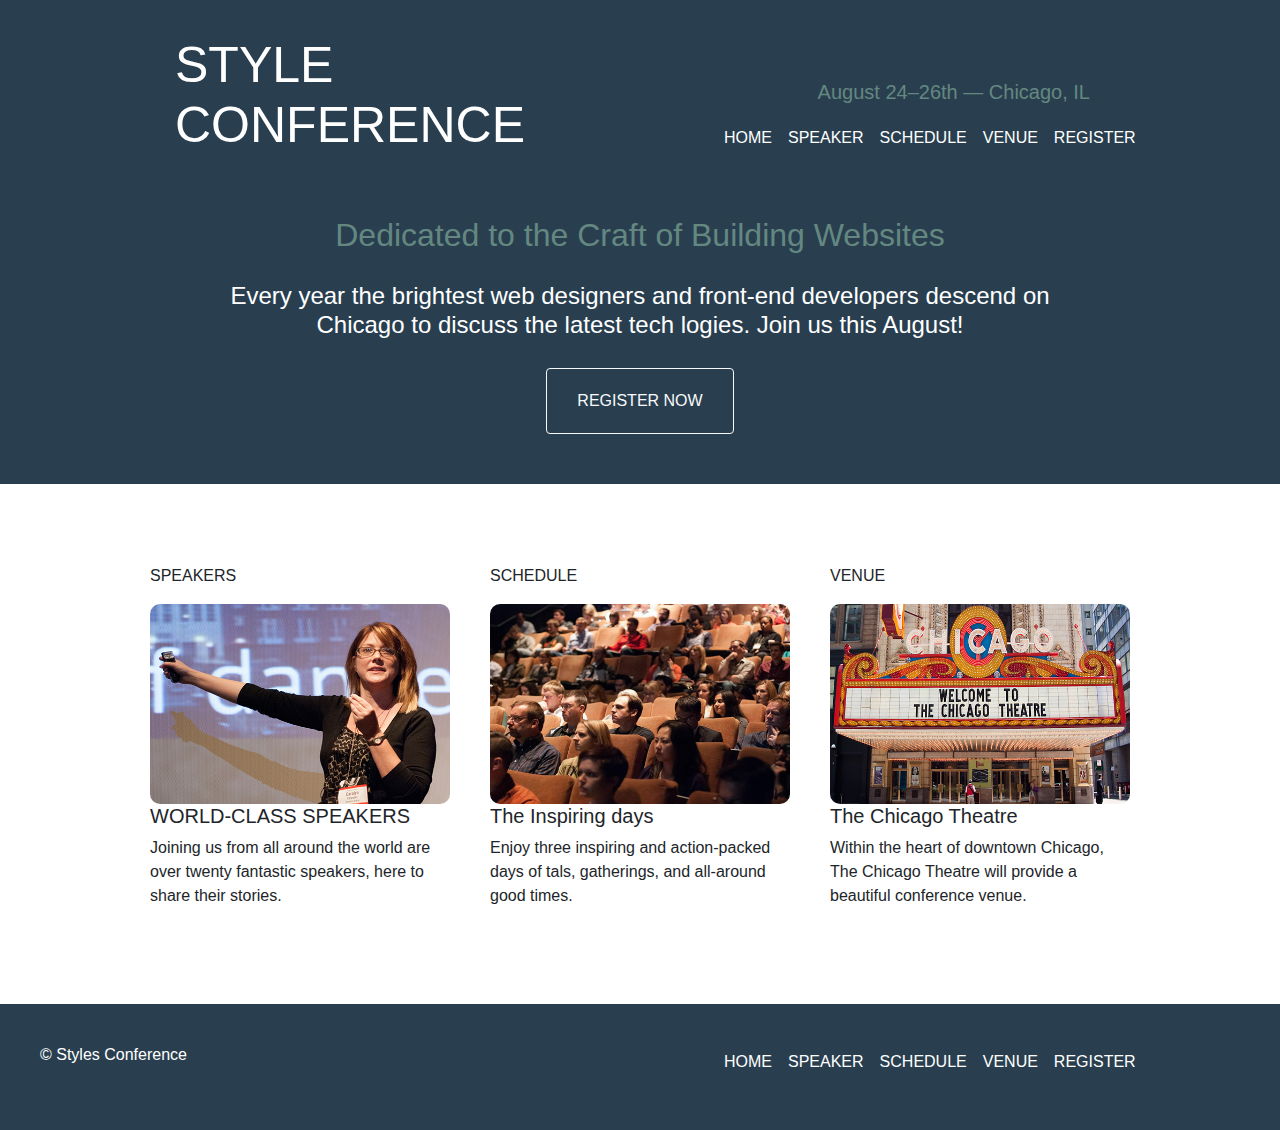
<file: index.html>
<!DOCTYPE html>
<html lang="en" dir="ltr">
  <head>
    <meta charset="utf-8">
    <title></title>
    <link rel="stylesheet" href="https://stackpath.bootstrapcdn.com/bootstrap/4.5.2/css/bootstrap.min.css" integrity="sha384-JcKb8q3iqJ61gNV9KGb8thSsNjpSL0n8PARn9HuZOnIxN0hoP+VmmDGMN5t9UJ0Z" crossorigin="anonymous">
    <link rel="stylesheet" href="css/styles.css">
  </head>
  <body>
    <!-- header common ***********************************************-->
    <div class="header">
    <a href="index.html"><h1 >STYLE  <br>CONFERENCE</h1></a>
      <h5 class="august color-head">August 24–26th — Chicago, IL</h5>
      <div class="right-head">
        <nav class="navbar navbar-expand-lg ">
      <button class="navbar-toggler" type="button" data-toggle="collapse" data-target="#navbarNavAltMarkup" aria-controls="navbarNavAltMarkup" aria-expanded="false" aria-label="Toggle navigation">
        <span class="navbar-toggler-icon"></span>
      </button>
      <div class="collapse navbar-collapse" id="navbarNavAltMarkup">
        <div class="navbar-nav">
          <a class="nav-link active" href="index.html">HOME <span class="sr-only">(current)</span></a>
          <a class="nav-link" href="speakers.html">SPEAKER</a>
          <a class="nav-link" href="schedule.html">SCHEDULE</a>
          <a class="nav-link" href="venue.html" >VENUE</a>
          <a class="nav-link" href="register.html">REGISTER</a>
        </div>
      </div>
    </nav>
      </div>

      <!-- middle ***********************************************-->
      <div class="middle">
        <h2 class="color-head">Dedicated to the Craft of Building Websites</h2>
       <h4 class="every"> Every year the brightest web designers and front-end developers descend on Chicago to discuss the latest tech logies. Join us this August!
      </h4>
        <a href="register.html"><button type="button" class="btn btn-outline-light reg">REGISTER NOW</button></a>
      </div>

      </div>


      <div class="grid-container">

     <div class="grid-item">
     <p> SPEAKERS</p>
     <img src="homepage/speakers.jpg" class="image-mid" alt="">
     <h5>WORLD-CLASS SPEAKERS </h5>
      <p>Joining us from all around the world are over twenty fantastic speakers, here to share their stories.</p>
    </div>

    <div class="grid-item">
      <p> SCHEDULE</p>
      <img src="homepage/schedule.jpg" class="image-mid" alt="">
      <h5>The Inspiring days</h5>
       <p>Enjoy three inspiring and action-packed days of tals, gatherings, and all-around good times.</p>
    </div>

    <div class="grid-item">
      <p> VENUE</p>
      <img src="homepage/venue.jpg" class="image-mid" alt="">
      <h5>The Chicago Theatre</h5>
       <p>Within the heart of downtown Chicago, The Chicago Theatre will provide a beautiful conference venue.</p>
    </div>

    </div>

<!-- footer common ***********************************************-->
<div class="footer">

    <p>© Styles Conference</p>
  <div class="bottom-nav">
    <nav class="navbar navbar-expand-lg ">
  <button class="navbar-toggler" type="button" data-toggle="collapse" data-target="#navbarNavAltMarkup" aria-controls="navbarNavAltMarkup" aria-expanded="false" aria-label="Toggle navigation">
    <span class="navbar-toggler-icon"></span>
  </button>
  <div class="collapse navbar-collapse" id="navbarNavAltMarkup">
    <div class="navbar-nav">
      <a class="nav-link active" href="index.html">HOME <span class="sr-only">(current)</span></a>
      <a class="nav-link" href="speakers.html">SPEAKER</a>
      <a class="nav-link" href="schedule.html">SCHEDULE</a>
      <a class="nav-link" href="venue.html" >VENUE</a>
      <a class="nav-link" href="register.html">REGISTER</a>
    </div>
  </div>
  </nav>
  </div>

</div>

  </body>
</html>
</file>
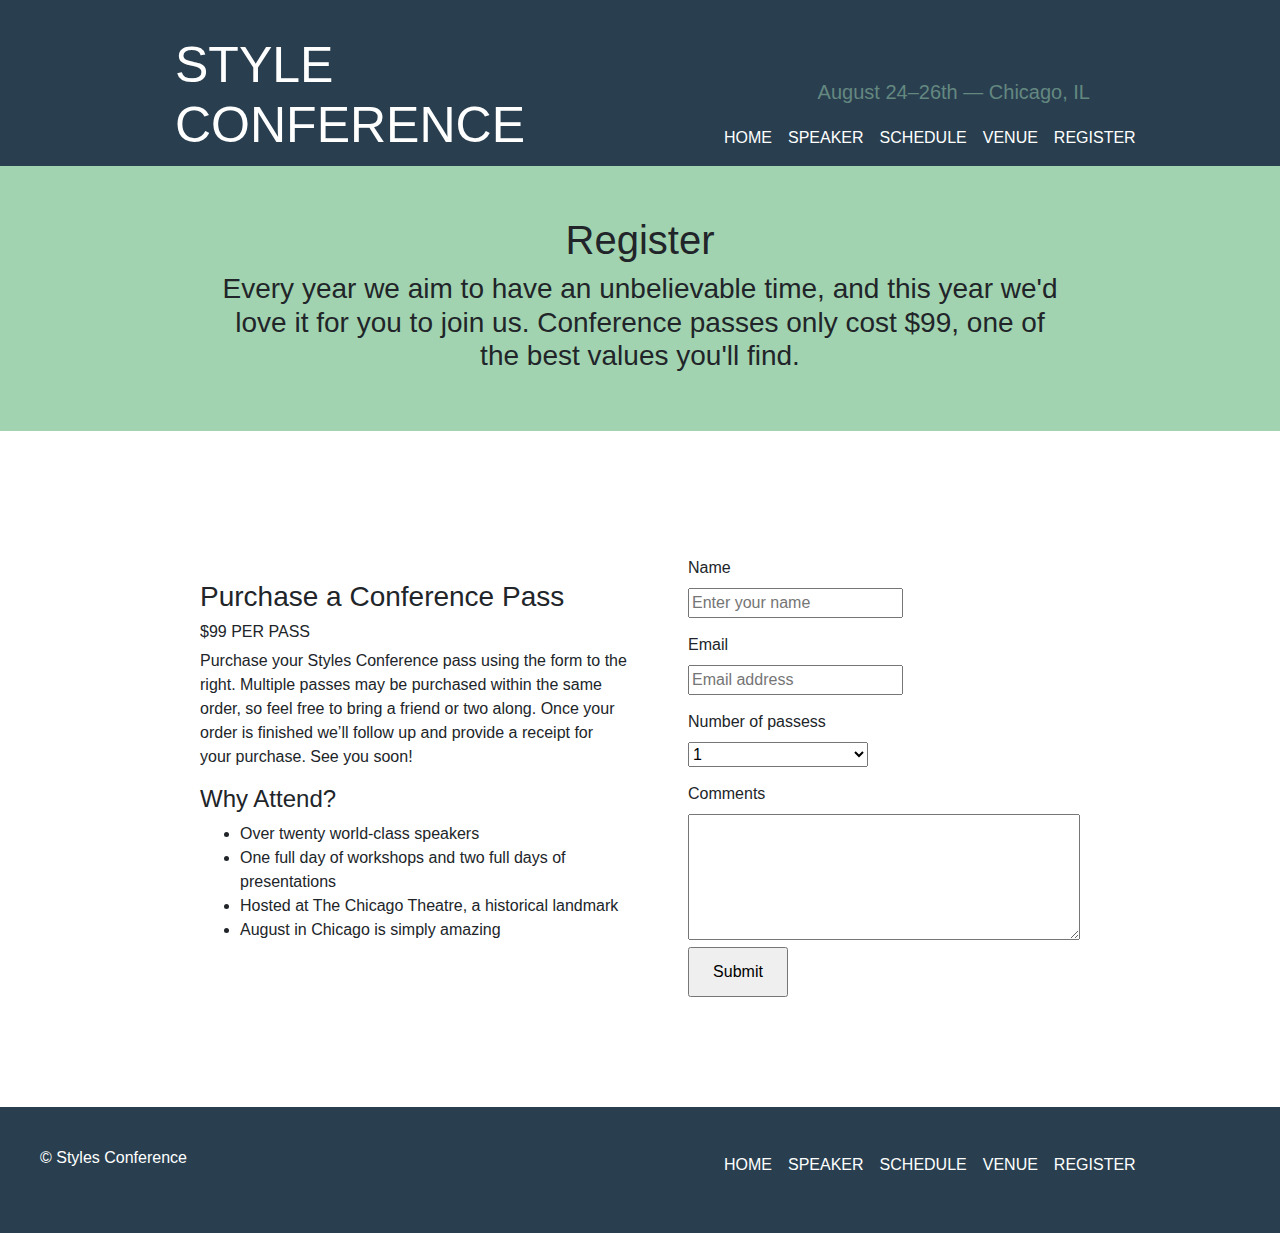
<file: register.html>
<!DOCTYPE html>
<html lang="en" dir="ltr">
  <head>
    <meta charset="utf-8">
    <title></title>
    <link rel="stylesheet" href="https://stackpath.bootstrapcdn.com/bootstrap/4.5.2/css/bootstrap.min.css" integrity="sha384-JcKb8q3iqJ61gNV9KGb8thSsNjpSL0n8PARn9HuZOnIxN0hoP+VmmDGMN5t9UJ0Z" crossorigin="anonymous">
    <link rel="stylesheet" href="css/styles.css">
  </head>
  <body>
    <!-- header common ***********************************************-->
    <div class="header">
    <a href="index.html"><h1 >STYLE  <br>CONFERENCE</h1></a>
      <h5 class="august color-head">August 24–26th — Chicago, IL</h5>
      <div class="right-head">
        <nav class="navbar navbar-expand-lg ">
      <button class="navbar-toggler" type="button" data-toggle="collapse" data-target="#navbarNavAltMarkup" aria-controls="navbarNavAltMarkup" aria-expanded="false" aria-label="Toggle navigation">
        <span class="navbar-toggler-icon"></span>
      </button>
      <div class="collapse navbar-collapse" id="navbarNavAltMarkup">
        <div class="navbar-nav">
          <a class="nav-link active" href="index.html">HOME <span class="sr-only">(current)</span></a>
          <a class="nav-link" href="speakers.html">SPEAKER</a>
          <a class="nav-link" href="schedule.html">SCHEDULE</a>
          <a class="nav-link" href="venue.html" >VENUE</a>
          <a class="nav-link" href="register.html">REGISTER</a>
        </div>
      </div>
    </nav>
      </div>
      </div>
      <!-- middle -->
      <div class="middle-speaker">
        <h1>Register</h1>
        <h3>Every year we aim to have an unbelievable time, and this year we'd love it for you to join us. Conference passes only cost $99, one of the best values you'll find.</h3>
      </div>

    <!-- content -->
    <div class="reg-table">
      <table>
        <tr>
          <td>
          <h3>Purchase a Conference Pass</h3>
          <h6>  $99 PER PASS</h6>
          <p>  Purchase your Styles Conference pass using the form to the right. Multiple passes may be purchased within the same order, so feel free to bring a friend or two along. Once your order is finished we’ll follow up and provide a receipt for your purchase. See you soon!</p>
          <h4>Why Attend?</h4>
          <ul>
            <li>Over twenty world-class speakers</li>
            <li>One full day of workshops and two full days of presentations</li>
            <li>Hosted at The Chicago Theatre, a historical landmark</li>
            <li>August in Chicago is simply amazing</li>
          </ul>
          </td>
          <td>
            <form class=""  method="post">
              <label class="reg-lab">Name</label><br>
              <input type="text" name="" value="" placeholder="Enter your name"> <br>
              <label class="reg-lab">Email</label><br>
              <input type="text" placeholder="Email address" name="" value=""> <br>
              <label class="reg-lab">Number of passess</label><br>
              <select class="passes" name=""> <br>
                <option value="1">1</option>
                <option value="2">2</option>
                <option value="3">3</option>
                <option value="4">4</option>
                <option value="5">5</option>
              </select><br>
              <label class="reg-lab">Comments</label><br>
              <textarea name="name" rows="5" cols="40"></textarea> <br>
              <input type="submit" name="purchase" class="submit">
              </form>

          </td>
        </tr>
      </table>
    </div>
    <!-- footer common ***********************************************-->
    <div class="footer">

        <p>© Styles Conference</p>
      <div class="bottom-nav">
        <nav class="navbar navbar-expand-lg ">
      <button class="navbar-toggler" type="button" data-toggle="collapse" data-target="#navbarNavAltMarkup" aria-controls="navbarNavAltMarkup" aria-expanded="false" aria-label="Toggle navigation">
        <span class="navbar-toggler-icon"></span>
      </button>
      <div class="collapse navbar-collapse" id="navbarNavAltMarkup">
        <div class="navbar-nav">
          <a class="nav-link active" href="index.html">HOME <span class="sr-only">(current)</span></a>
          <a class="nav-link" href="speakers.html">SPEAKER</a>
          <a class="nav-link" href="schedule.html">SCHEDULE</a>
          <a class="nav-link" href="venue.html" >VENUE</a>
          <a class="nav-link" href="register.html">REGISTER</a>
        </div>
      </div>
      </nav>
      </div>


    </div>





    </body>
   </html>
</file>
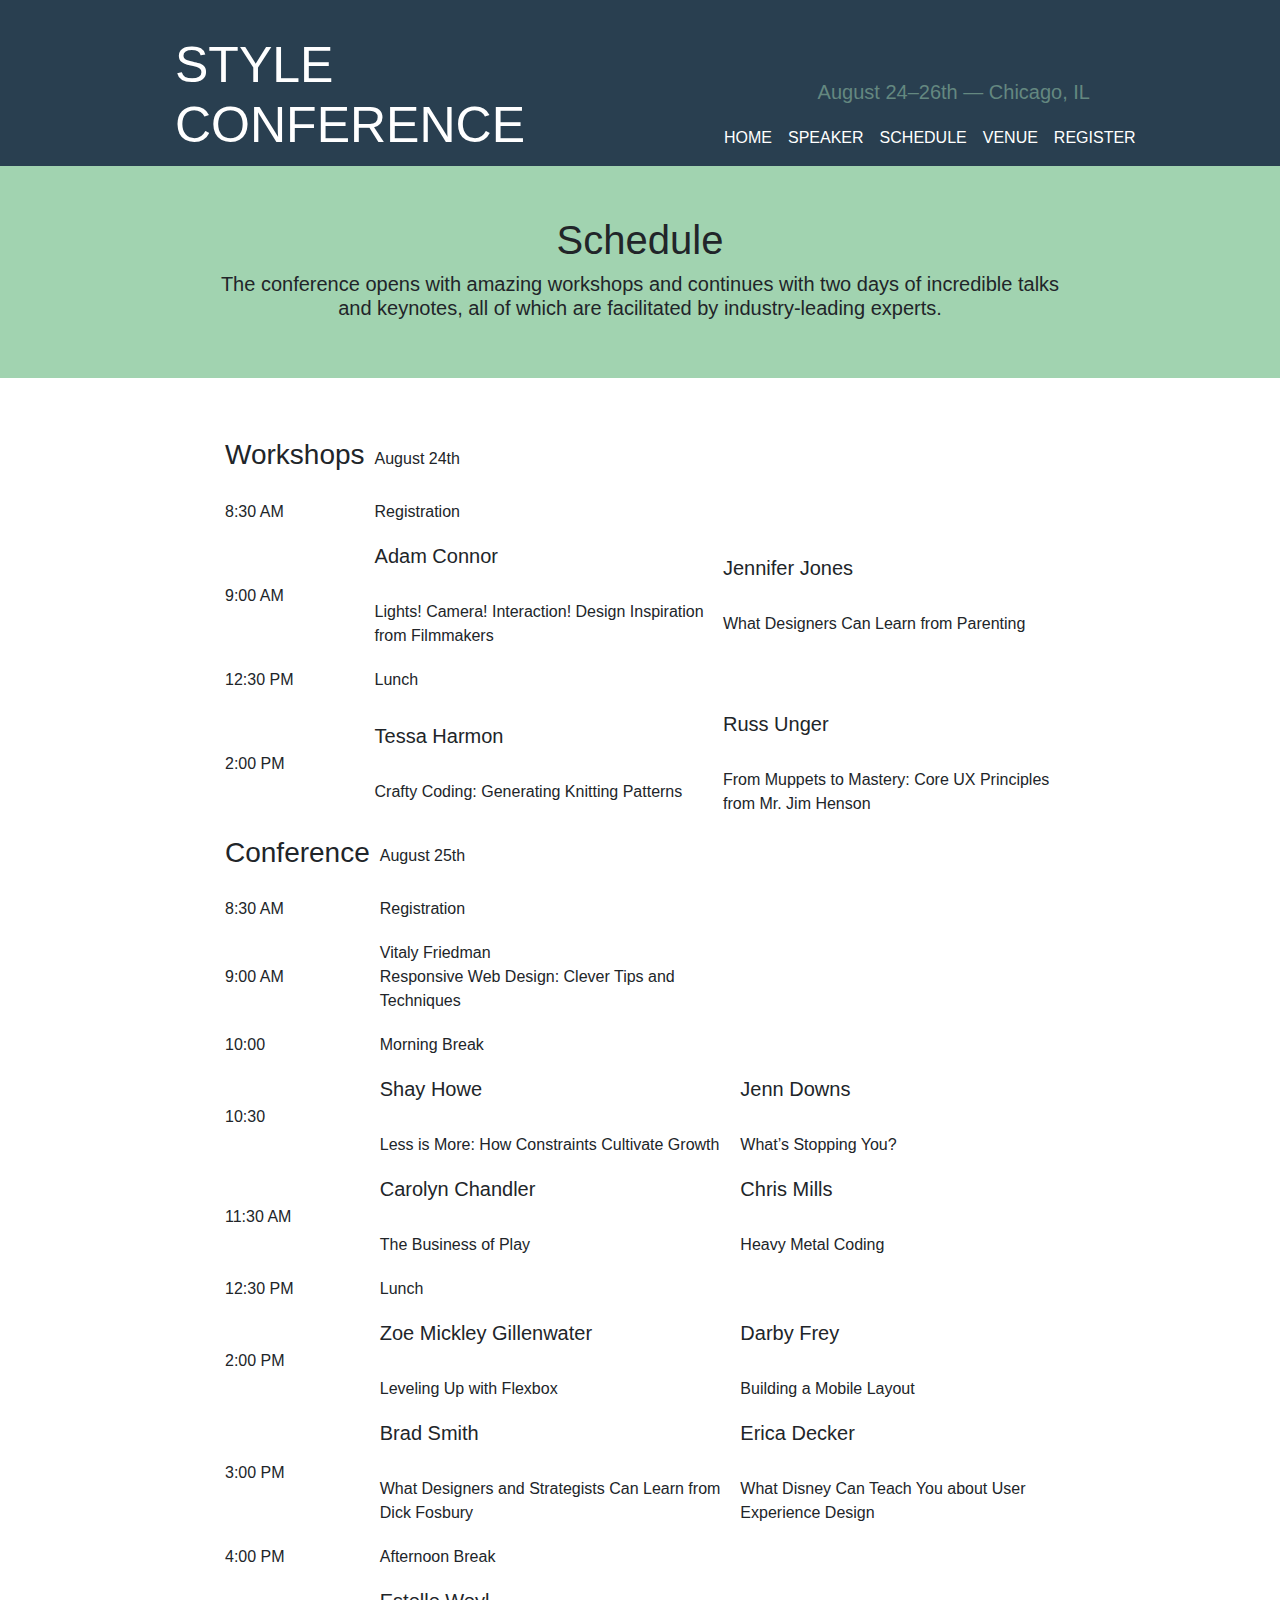
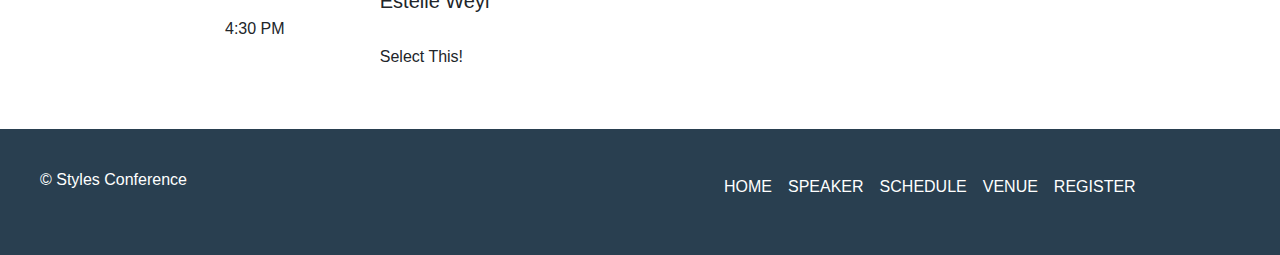
<file: schedule.html>
<!DOCTYPE html>
<html lang="en" dir="ltr">
  <head>
    <meta charset="utf-8">
    <title></title>
    <link rel="stylesheet" href="https://stackpath.bootstrapcdn.com/bootstrap/4.5.2/css/bootstrap.min.css" integrity="sha384-JcKb8q3iqJ61gNV9KGb8thSsNjpSL0n8PARn9HuZOnIxN0hoP+VmmDGMN5t9UJ0Z" crossorigin="anonymous">
    <link rel="stylesheet" href="css/styles.css">
  </head>
  <body>
    <!-- header common ***********************************************-->
    <div class="header">
    <a href="index.html"><h1 >STYLE  <br>CONFERENCE</h1></a>
      <h5 class="august color-head">August 24–26th — Chicago, IL</h5>
      <div class="right-head">
        <nav class="navbar navbar-expand-lg ">
      <button class="navbar-toggler" type="button" data-toggle="collapse" data-target="#navbarNavAltMarkup" aria-controls="navbarNavAltMarkup" aria-expanded="false" aria-label="Toggle navigation">
        <span class="navbar-toggler-icon"></span>
      </button>
      <div class="collapse navbar-collapse" id="navbarNavAltMarkup">
        <div class="navbar-nav">
          <a class="nav-link active" href="index.html">HOME <span class="sr-only">(current)</span></a>
          <a class="nav-link" href="speakers.html">SPEAKER</a>
          <a class="nav-link" href="schedule.html">SCHEDULE</a>
          <a class="nav-link" href="venue.html" >VENUE</a>
          <a class="nav-link" href="register.html">REGISTER</a>
        </div>
      </div>
    </nav>
      </div>
    </div>
<!-- middle -->
<div class="middle-speaker">
  <h1>Schedule</h1>
  <h5>The conference opens with amazing workshops and continues with two days of incredible talks and keynotes, all of which are facilitated by industry-leading experts.</h5>
</div>


<!-- table -->
<div class="schedule-tab">
  <table >
    <tr>
      <td> <h3>Workshops</h3></td>
      <td>August 24th</td>
    </tr>
    <tr>
      <td>8:30 AM</td>
      <td>Registration</td>
    </tr>
    <tr>
      <td>9:00 AM</td>
      <td><h5>Adam Connor</h5> <br>   Lights! Camera! Interaction! Design Inspiration from Filmmakers	</td>
      <td> <h5>Jennifer Jones</h5> <br>    What Designers Can Learn from Parenting </td>
    </tr>

    <tr>
      <td>12:30 PM</td>
      <td>	Lunch</td>
    </tr>
    <tr>
      <td>2:00 PM</td>
      <td><h5>Tessa Harmon</h5> <br>   Crafty Coding: Generating Knitting Patterns</td>
      <td> <h5>Russ Unger</h5> <br>     From Muppets to Mastery: Core UX Principles from Mr. Jim Henson </td>
    </tr>
  </table>




 <table>
   <tr>
     <td><h3>Conference</h3></td>
     <td>	August 25th</td>
   </tr>
   <tr>
     <td>8:30 AM</td>
     <td>	Registration</td>
   </tr>
   <tr>
     <td>9:00 AM</td>
     <td>Vitaly Friedman <br>Responsive Web Design: Clever Tips and Techniques</td>
   </tr>
   <tr>
     <td>10:00</td>
     <td>	Morning Break</td>
   </tr>
   <tr>
     <td> 10:30</td>
     <td><h5>Shay Howe</h5> <br>Less is More: How Constraints Cultivate Growth</td>
     <td>	<h5>Jenn Downs</h5>  <br>What’s Stopping You?</td>
   </tr>
   <tr>
     <td>11:30 AM</td>
     <td> <h5>Carolyn Chandler</h5> <br>The Business of Play	</td>
     <td> <h5>Chris Mills</h5> <br>  Heavy Metal Coding</td>
   </tr>
   <tr>
     <td> 12:30 PM</td>
     <td>	Lunch</td>
   </tr>
   <tr>
     <td> 2:00 PM</td>
     <td>   <h5>Zoe Mickley Gillenwater </h5> <br>Leveling Up with Flexbox	</td>
     <td> <h5>Darby Frey </h5><br>   Building a Mobile Layout</td>
   </tr>
   <tr>
     <td> 3:00 PM</td>
     <td> <h5>  Brad Smith </h5>  <br>  What Designers and Strategists Can Learn from Dick Fosbury	</td>
     <td>   <h5> Erica Decker</h5> <br>  What Disney Can Teach You about User Experience Design  </td>
   </tr>
   <tr>
     <td> 4:00 PM</td>
     <td>Afternoon Break</td>
   </tr>
   <tr>
     <td>4:30 PM</td>
     <td> <h5>Estelle Weyl</h5> <br>   Select This!</td>
   </tr>
 </table>
</div>
<!-- footer common ***********************************************-->
<div class="footer">

    <p>© Styles Conference</p>
  <div class="bottom-nav">
    <nav class="navbar navbar-expand-lg ">
  <button class="navbar-toggler" type="button" data-toggle="collapse" data-target="#navbarNavAltMarkup" aria-controls="navbarNavAltMarkup" aria-expanded="false" aria-label="Toggle navigation">
    <span class="navbar-toggler-icon"></span>
  </button>
  <div class="collapse navbar-collapse" id="navbarNavAltMarkup">
    <div class="navbar-nav">
      <a class="nav-link active" href="index.html">HOME <span class="sr-only">(current)</span></a>
      <a class="nav-link" href="speakers.html">SPEAKER</a>
      <a class="nav-link" href="schedule.html">SCHEDULE</a>
      <a class="nav-link" href="venue.html" >VENUE</a>
      <a class="nav-link" href="register.html">REGISTER</a>
    </div>
  </div>
  </nav>
  </div>


</div>

 </body>
</html>
</file>
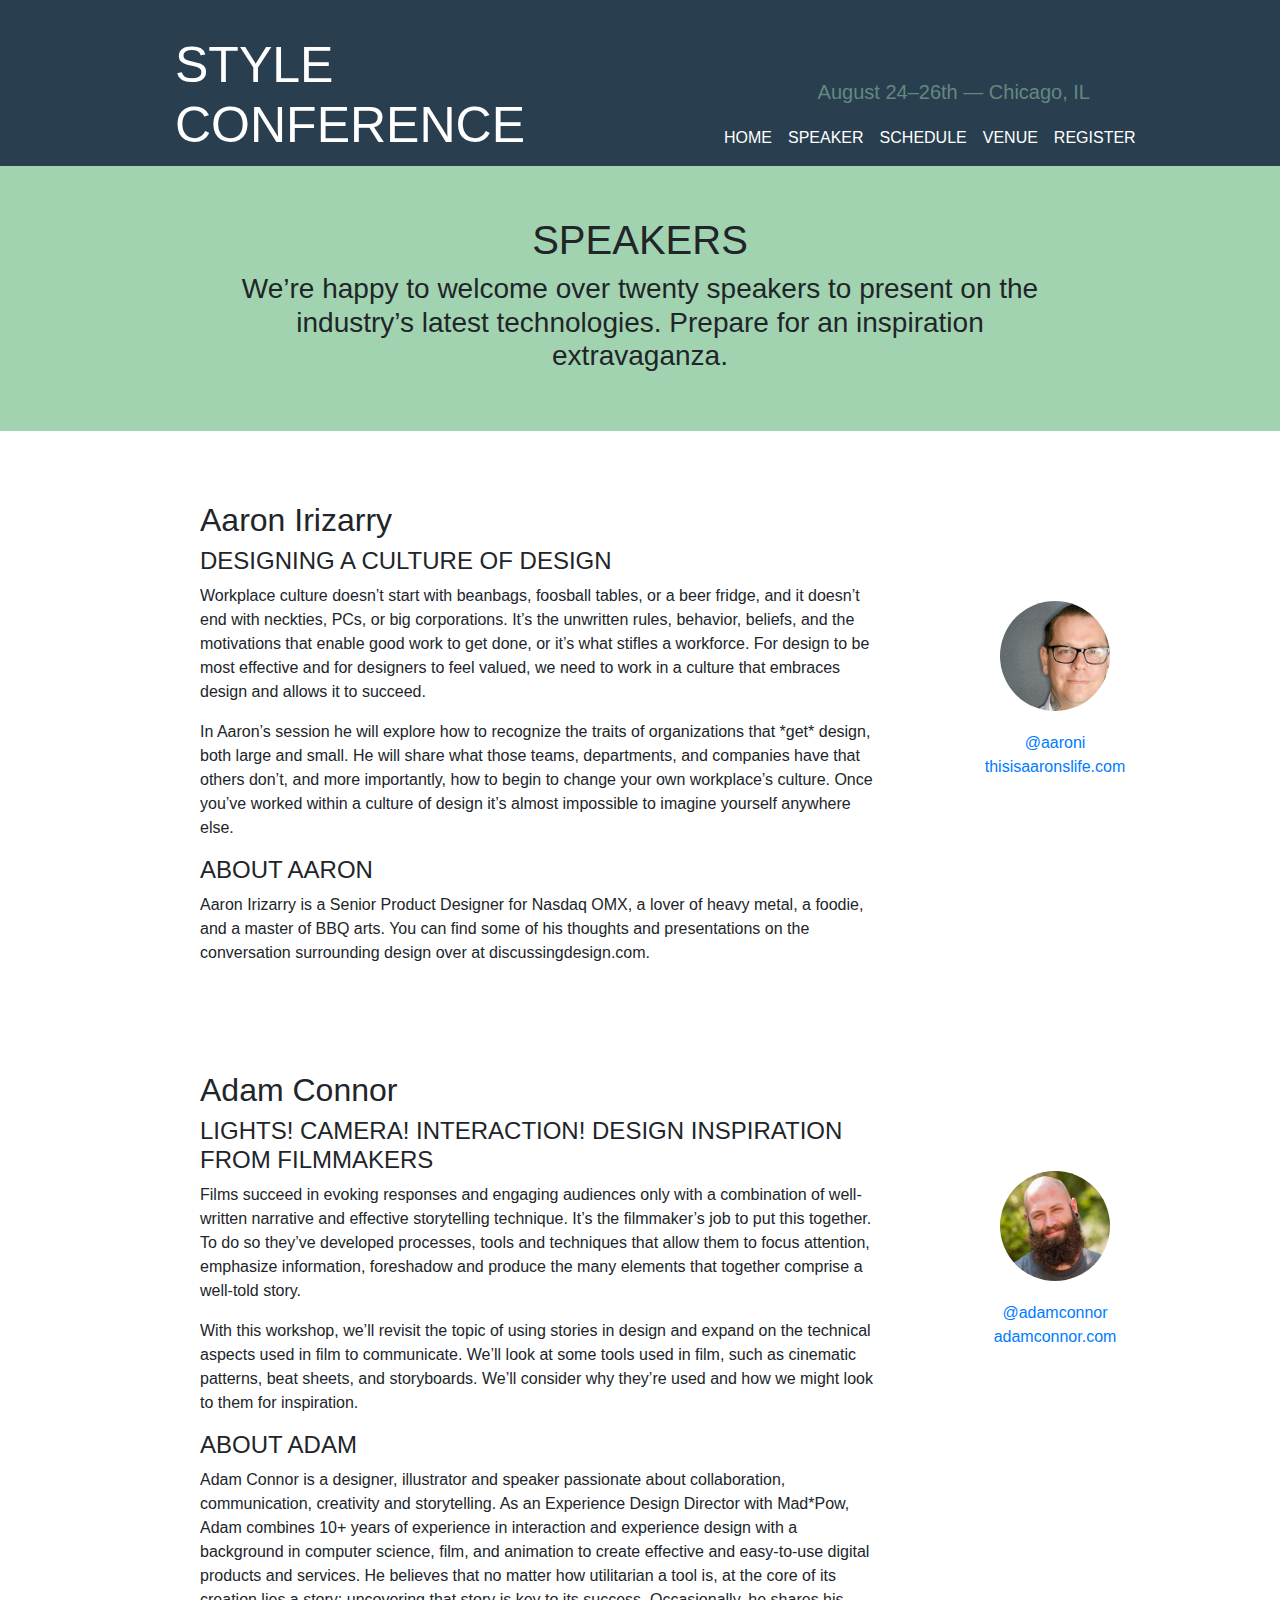
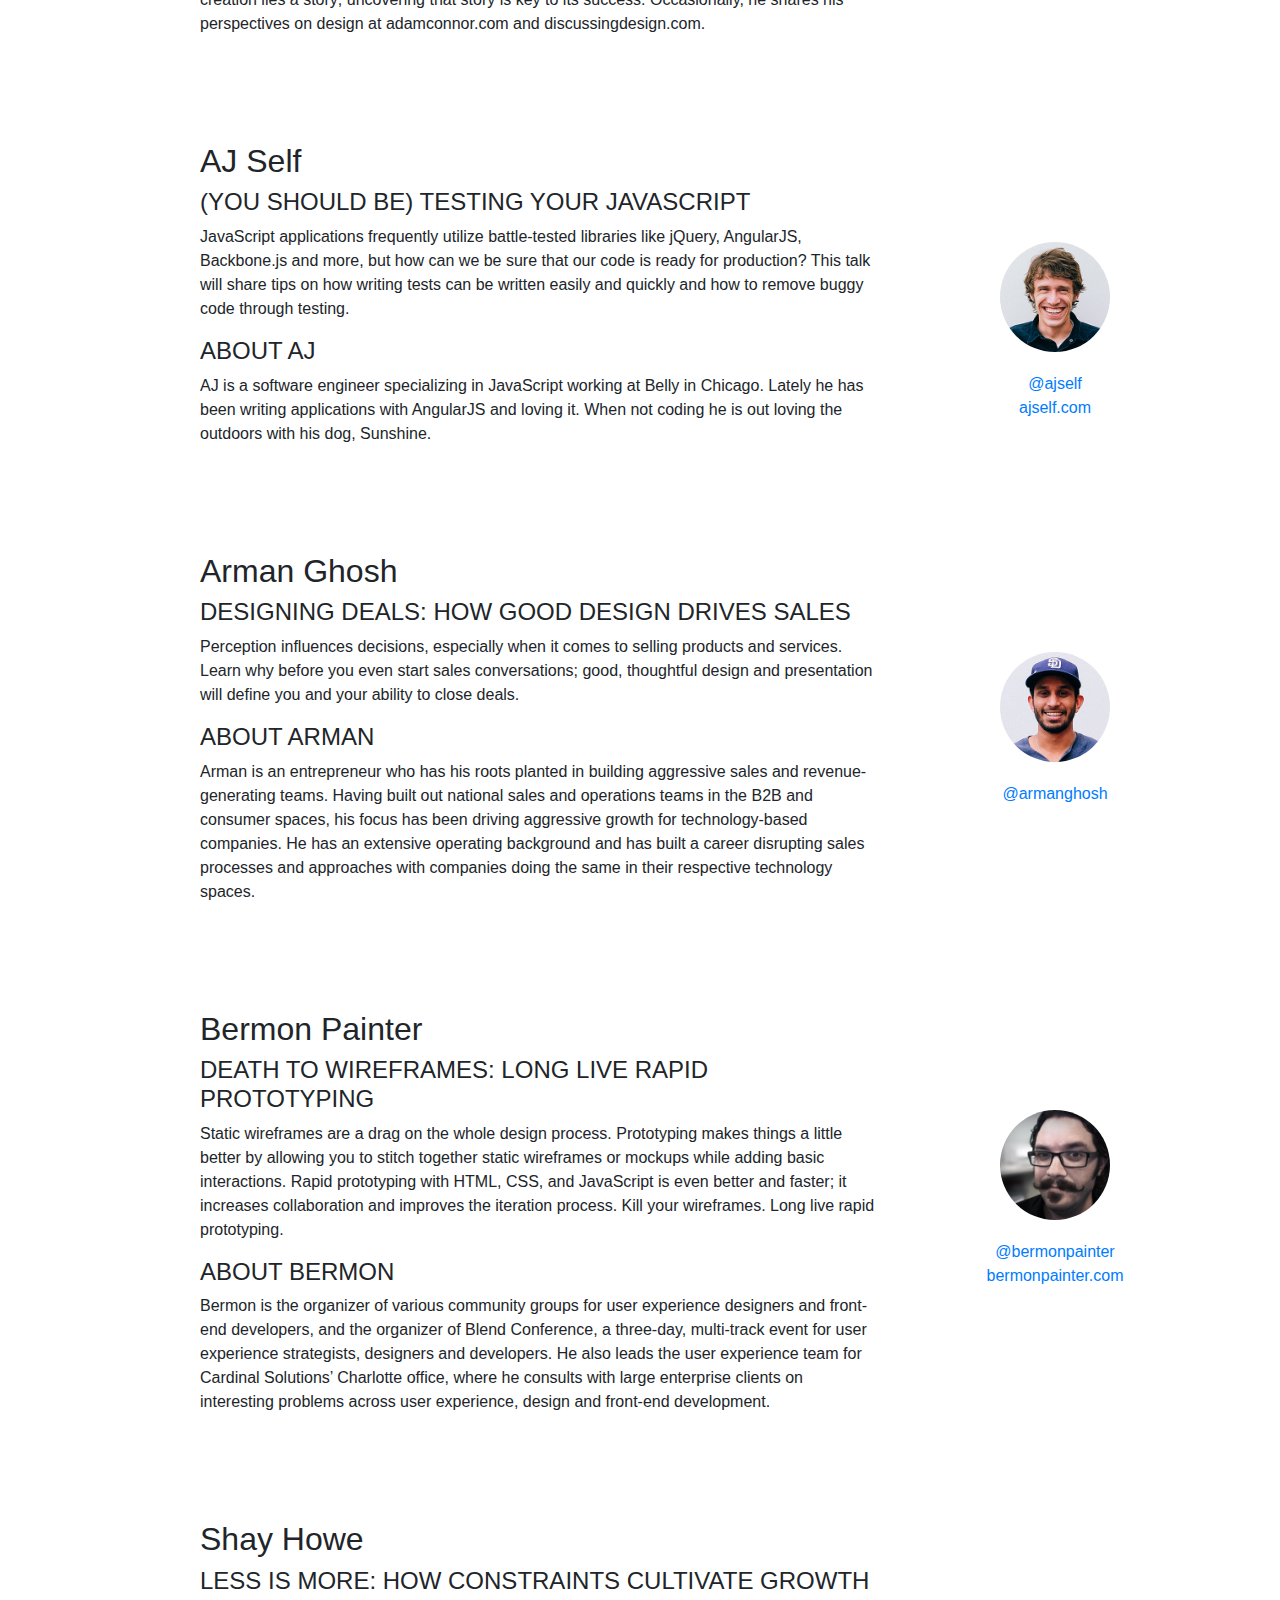
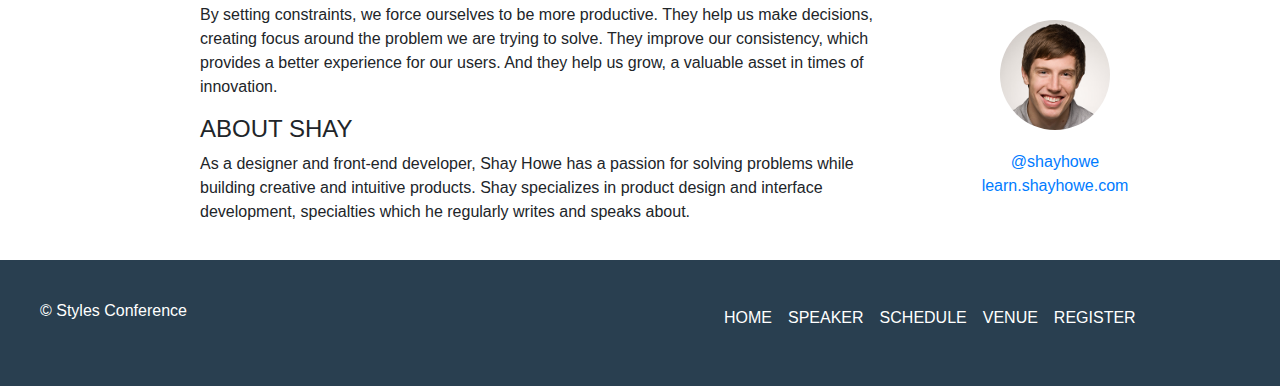
<file: speakers.html>
<!DOCTYPE html>
<html lang="en" dir="ltr">
  <head>
    <meta charset="utf-8">
    <title></title>
    <link rel="stylesheet" href="https://stackpath.bootstrapcdn.com/bootstrap/4.5.2/css/bootstrap.min.css" integrity="sha384-JcKb8q3iqJ61gNV9KGb8thSsNjpSL0n8PARn9HuZOnIxN0hoP+VmmDGMN5t9UJ0Z" crossorigin="anonymous">
    <link rel="stylesheet" href="css/styles.css">
  </head>
  <body>
    <!-- header common ***********************************************-->
    <div class="header">
    <a href="index.html"><h1 >STYLE  <br>CONFERENCE</h1></a>
      <h5 class="august color-head">August 24–26th — Chicago, IL</h5>
      <div class="right-head">
        <nav class="navbar navbar-expand-lg ">
      <button class="navbar-toggler" type="button" data-toggle="collapse" data-target="#navbarNavAltMarkup" aria-controls="navbarNavAltMarkup" aria-expanded="false" aria-label="Toggle navigation">
        <span class="navbar-toggler-icon"></span>
      </button>
      <div class="collapse navbar-collapse" id="navbarNavAltMarkup">
        <div class="navbar-nav">
          <a class="nav-link active" href="index.html">HOME <span class="sr-only">(current)</span></a>
          <a class="nav-link" href="speakers.html">SPEAKER</a>
          <a class="nav-link" href="schedule.html">SCHEDULE</a>
          <a class="nav-link" href="venue.html" >VENUE</a>
          <a class="nav-link" href="register.html">REGISTER</a>
        </div>
      </div>
    </nav>
      </div>
      </div>
      <!-- middle -->
      <div class="middle-speaker">
        <h1>SPEAKERS</h1>
        <h3>We’re happy to welcome over twenty speakers to present on the industry’s latest technologies. Prepare for an inspiration extravaganza.</h3>
      </div>


      <!-- content   -->
      <div class="content">
        <div class="con-1">
          <div class="img-1">
            <img src="speakers/aaron-irizarry.jpg" alt="">
          <a href="#"><p>@aaroni </a> <br>
          <a href="#">thisisaaronslife.com</p> </a>
          </div>
          <div class="para-1">
            <h2>Aaron Irizarry</h2>
            <h4>DESIGNING A CULTURE OF DESIGN</h4>
            <p>Workplace culture doesn’t start with beanbags, foosball tables, or a beer fridge, and it doesn’t end with neckties, PCs, or big corporations. It’s the unwritten rules, behavior, beliefs, and the motivations that enable good work to get done, or it’s what stifles a workforce. For design to be most effective and for designers to feel valued, we need to work in a culture that embraces design and allows it to succeed.</p>
            <p>In Aaron’s session he will explore how to recognize the traits of organizations that *get* design, both large and small. He will share what those teams, departments, and companies have that others don’t, and more importantly, how to begin to change your own workplace’s culture. Once you’ve worked within a culture of design it’s almost impossible to imagine yourself anywhere else.</p>
           <h4>ABOUT AARON</h4>
          <p>Aaron Irizarry is a Senior Product Designer for Nasdaq OMX, a lover of heavy metal, a foodie, and a master of BBQ arts. You can find some of his thoughts and presentations on the conversation surrounding design over at discussingdesign.com.</p>
           </div>
        </div>
        <div class="con-2">
          <div class="img-1">
            <img src="speakers/adam-connor.jpg" alt="">
          <a href="#"><p>@adamconnor</a>
             <br><a href="#">adamconnor.com</p></a>

           </div>
           <div class="para-1">
             <h2>Adam Connor</h2>
             <h4>LIGHTS! CAMERA! INTERACTION! DESIGN INSPIRATION FROM FILMMAKERS</h4>
             <p>Films succeed in evoking responses and engaging audiences only with a combination of well-written narrative and effective storytelling technique. It’s the filmmaker’s job to put this together. To do so they’ve developed processes, tools and techniques that allow them to focus attention, emphasize information, foreshadow and produce the many elements that together comprise a well-told story.</p>
             <p>With this workshop, we’ll revisit the topic of using stories in design and expand on the technical aspects used in film to communicate. We’ll look at some tools used in film, such as cinematic patterns, beat sheets, and storyboards. We’ll consider why they’re used and how we might look to them for inspiration.</p>
             <h4>ABOUT ADAM</h4>
             <p>Adam Connor is a designer, illustrator and speaker passionate about collaboration, communication, creativity and storytelling. As an Experience Design Director with Mad*Pow, Adam combines 10+ years of experience in interaction and experience design with a background in computer science, film, and animation to create effective and easy-to-use digital products and services. He believes that no matter how utilitarian a tool is, at the core of its creation lies a story; uncovering that story is key to its success. Occasionally, he shares his perspectives on design at adamconnor.com and discussingdesign.com.</p>
           </div>
        </div>

        <div class="con-3">
          <div class="img-1">
            <img src="speakers/aj-self.jpg" alt="">
        <a href="#"><p>@ajself</a>    <br>
        <a href="#">ajself.com</p></a>
           </div>
           <div class="para-1">
             <h2>AJ Self</h2>
             <h4>(YOU SHOULD BE) TESTING YOUR JAVASCRIPT</h4>
             <p> JavaScript applications frequently utilize battle-tested libraries like jQuery, AngularJS, Backbone.js and more, but how can we be sure that our code is ready for production? This talk will share tips on how writing tests can be written easily and quickly and how to remove buggy code through testing.</p>

             <h4>ABOUT AJ</h4>
             <p> AJ is a software engineer specializing in JavaScript working at Belly in Chicago. Lately he has been writing applications with AngularJS and loving it. When not coding he is out loving the outdoors with his dog, Sunshine.</p>
           </div>
        </div>

        <div class="con-4">
          <div class="img-1">
            <img src="speakers/arman-ghosh.jpg" alt="">
          <a href="#"><p>@armanghosh</p></a>
           </div>
           <div class="para-1">
             <h2>  Arman Ghosh</h2>
             <h4>        DESIGNING DEALS: HOW GOOD DESIGN DRIVES SALES</h4>
             <p>  Perception influences decisions, especially when it comes to selling products and services. Learn why before you even start sales conversations; good, thoughtful design and presentation will define you and your ability to close deals.</p>

             <h4>ABOUT ARMAN</h4>
             <p>        Arman is an entrepreneur who has his roots planted in building aggressive sales and revenue-generating teams. Having built out national sales and operations teams in the B2B and consumer spaces, his focus has been driving aggressive growth for technology-based companies. He has an extensive operating background and has built a career disrupting sales processes and approaches with companies doing the same in their respective technology spaces.</p>
           </div>
        </div>

        <div class="con-5">
          <div class="img-1">
            <img src="speakers/bermon-painter.jpg" alt="">
          <a href="#"><p>@bermonpainter</a>      <br>
          <a href="#">bermonpainter.com</p></a>
           </div>
           <div class="para-1">
             <h2>Bermon Painter</h2>
             <h4>DEATH TO WIREFRAMES: LONG LIVE RAPID PROTOTYPING</h4>
             <p>  Static wireframes are a drag on the whole design process. Prototyping makes things a little better by allowing you to stitch together static wireframes or mockups while adding basic interactions. Rapid prototyping with HTML, CSS, and JavaScript is even better and faster; it increases collaboration and improves the iteration process. Kill your wireframes. Long live rapid prototyping.</p>
             <h4>ABOUT BERMON</h4>
             <p>        Bermon is the organizer of various community groups for user experience designers and front-end developers, and the organizer of Blend Conference, a three-day, multi-track event for user experience strategists, designers and developers. He also leads the user experience team for Cardinal Solutions’ Charlotte office, where he consults with large enterprise clients on interesting problems across user experience, design and front-end development.</p>
           </div>
        </div>

        <div class="con-6">
          <div class="img-1">
            <img src="speakers/shay-howe.jpg" alt="">
           <a href="#"><p>@shayhowe</a>  <br>
           <a href="#">learn.shayhowe.com</p></a>
           </div>
           <div class="para-1">
             <h2>  Shay Howe</h2>
             <h4>  LESS IS MORE: HOW CONSTRAINTS CULTIVATE GROWTH</h4>
             <p>  By setting constraints, we force ourselves to be more productive. They help us make decisions, creating focus around the problem we are trying to solve. They improve our consistency, which provides a better experience for our users. And they help us grow, a valuable asset in times of innovation.</p>

             <h4>ABOUT SHAY</h4>
             <p>  As a designer and front-end developer, Shay Howe has a passion for solving problems while building creative and intuitive products. Shay specializes in product design and interface development, specialties which he regularly writes and speaks about.</p>
           </div>
        </div>
        </div>
        <!-- footer common ***********************************************-->
        <div class="footer">

            <p>© Styles Conference</p>
          <div class="bottom-nav">
            <nav class="navbar navbar-expand-lg ">
          <button class="navbar-toggler" type="button" data-toggle="collapse" data-target="#navbarNavAltMarkup" aria-controls="navbarNavAltMarkup" aria-expanded="false" aria-label="Toggle navigation">
            <span class="navbar-toggler-icon"></span>
          </button>
          <div class="collapse navbar-collapse" id="navbarNavAltMarkup">
            <div class="navbar-nav">
              <a class="nav-link active" href="index.html">HOME <span class="sr-only">(current)</span></a>
              <a class="nav-link" href="speakers.html">SPEAKER</a>
              <a class="nav-link" href="schedule.html">SCHEDULE</a>
              <a class="nav-link" href="venue.html" >VENUE</a>
              <a class="nav-link" href="register.html">REGISTER</a>
            </div>
          </div>
          </nav>
          </div>


        </div>

         </body>
       </html>
</file>
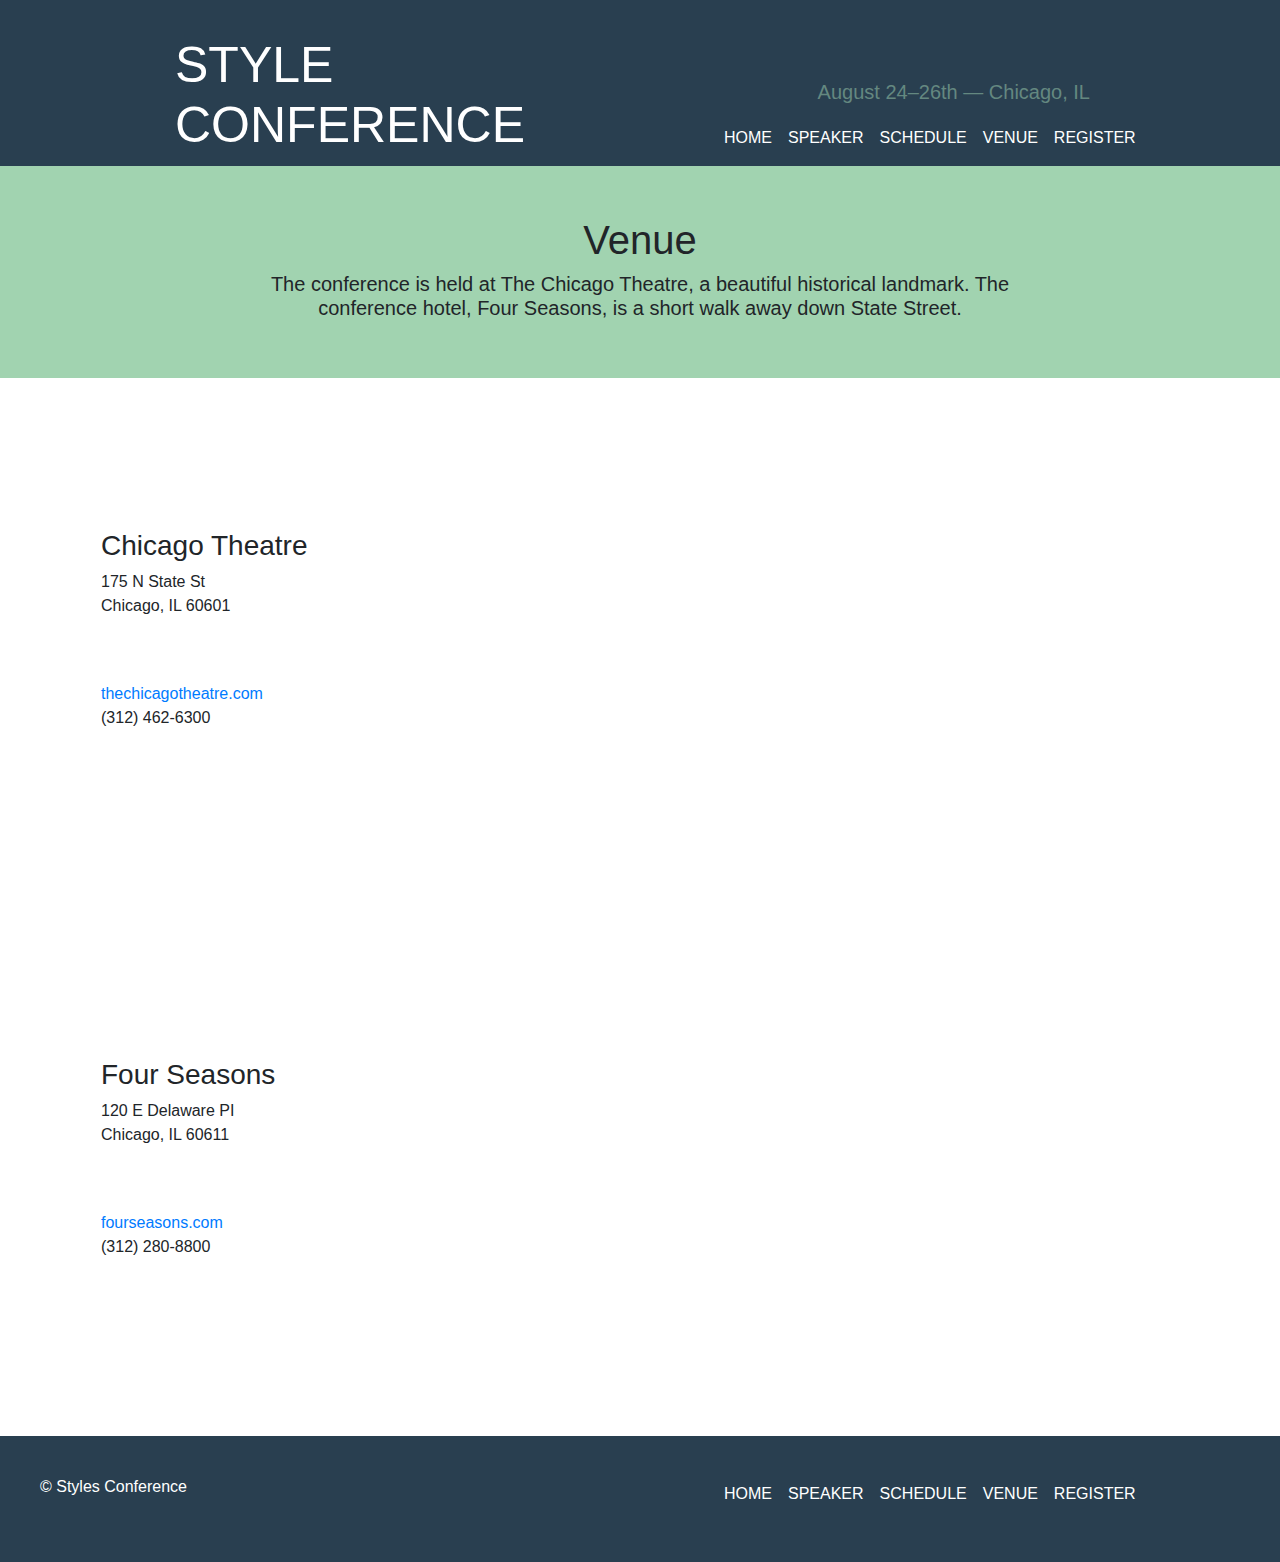
<file: venue.html>
<!DOCTYPE html>
<html lang="en" dir="ltr">
  <head>
    <meta charset="utf-8">
    <title></title>
    <link rel="stylesheet" href="https://stackpath.bootstrapcdn.com/bootstrap/4.5.2/css/bootstrap.min.css" integrity="sha384-JcKb8q3iqJ61gNV9KGb8thSsNjpSL0n8PARn9HuZOnIxN0hoP+VmmDGMN5t9UJ0Z" crossorigin="anonymous">
    <link rel="stylesheet" href="css/styles.css">
  </head>
  <body>
    <!-- header common ***********************************************-->
    <div class="header">
    <a href="index.html"><h1 >STYLE  <br>CONFERENCE</h1></a>
      <h5 class="august color-head">August 24–26th — Chicago, IL</h5>
      <div class="right-head">
        <nav class="navbar navbar-expand-lg ">
      <button class="navbar-toggler" type="button" data-toggle="collapse" data-target="#navbarNavAltMarkup" aria-controls="navbarNavAltMarkup" aria-expanded="false" aria-label="Toggle navigation">
        <span class="navbar-toggler-icon"></span>
      </button>
      <div class="collapse navbar-collapse" id="navbarNavAltMarkup">
        <div class="navbar-nav">
          <a class="nav-link active" href="index.html">HOME <span class="sr-only">(current)</span></a>
          <a class="nav-link" href="speakers.html">SPEAKER</a>
          <a class="nav-link" href="schedule.html">SCHEDULE</a>
          <a class="nav-link" href="venue.html" >VENUE</a>
          <a class="nav-link" href="register.html">REGISTER</a>
        </div>
      </div>
    </nav>
      </div>
    </div>
<!-- middle -->
<div class="middle-speaker">
  <h1>Venue</h1>
  <h5>The conference is held at The Chicago Theatre, a beautiful historical landmark. The conference hotel, Four Seasons, is a short walk away down State Street.</h5>
</div>
<!-- content -->
<div class="venue-tab">
  <table >
    <tr>
      <td>  <h3>Chicago Theatre</h3>
       <p>175 N State St <br>Chicago, IL 60601</p>
       <br><br>
        <a href="#">thechicagotheatre.com</a>
        <p>(312) 462-6300</p></td>
        <td><div class="googleMap" >
  <iframe src="https://www.google.com/maps/embed?pb=!1m18!1m12!1m3!1d62281.90286193149!2d79.9624581747064!3d12.672972509294025!2m3!1f0!2f0!3f0!3m2!1i1024!2i768!4f13.1!3m3!1m2!1s0x3a52fc650e6e057b%3A0x55352b7042976327!2sChengalpattu%2C%20Tamil%20Nadu!5e0!3m2!1sen!2sin!4v1598255065802!5m2!1sen!2sin" width="600" height="450" frameborder="0" style="border:0;" allowfullscreen="" aria-hidden="false" tabindex="0"></iframe>
        </div>
        </td>
    </tr>
  </table>
</div>

<div class="venue-tab">
  <table >
    <tr>
      <td>
        <h3>Four Seasons</h3>
        <p>120 E Delaware PI  <br>    Chicago, IL 60611 </p>
       <br> <br>
       <a href="#"> fourseasons.com </a>
        <p>(312) 280-8800</p>
      </td>
      <td>
        <div class="googleMap">
          <iframe src="https://www.google.com/maps/embed?pb=!1m18!1m12!1m3!1d31389.699726773073!2d77.51621863681918!3d10.444376060454305!2m3!1f0!2f0!3f0!3m2!1i1024!2i768!4f13.1!3m3!1m2!1s0x3ba9de87ad84703f%3A0x15eb8f900655b911!2sPalani%2C%20Tamil%20Nadu!5e0!3m2!1sen!2sin!4v1598256404584!5m2!1sen!2sin" width="600" height="450" frameborder="0" style="border:0;" allowfullscreen="" aria-hidden="false" tabindex="0"></iframe>
        </div>
      </td>
    </tr>
  </table>

</div>
<!-- footer common ***********************************************-->
<div class="footer">

    <p>© Styles Conference</p>
  <div class="bottom-nav">
    <nav class="navbar navbar-expand-lg ">
  <button class="navbar-toggler" type="button" data-toggle="collapse" data-target="#navbarNavAltMarkup" aria-controls="navbarNavAltMarkup" aria-expanded="false" aria-label="Toggle navigation">
    <span class="navbar-toggler-icon"></span>
  </button>
  <div class="collapse navbar-collapse" id="navbarNavAltMarkup">
    <div class="navbar-nav">
      <a class="nav-link active" href="index.html">HOME <span class="sr-only">(current)</span></a>
      <a class="nav-link" href="speakers.html">SPEAKER</a>
      <a class="nav-link" href="schedule.html">SCHEDULE</a>
      <a class="nav-link" href="venue.html" >VENUE</a>
      <a class="nav-link" href="register.html">REGISTER</a>
    </div>
  </div>
  </nav>
  </div>


</div>

 </body>
</html>
</file>
<file: css/styles.css>
/* header */
.header{
  background-color: #293f50;
  color: white;
}
.right-head{
  position: relative;
  left: 700px;
  padding-top:110px;
  padding-right: 20px;

}
.august{
  position: absolute;
  right: 190px;
  padding-top: 80px;
  padding-bottom: 50px;
}
.header h1{
  position: absolute;
  top: 35px;
  left:175px;
  font-size: 50px;
}
.header a{
  color: white;
}
/* index.html*/
.middle{
  text-align: center;
  padding: 50px 220px;
}
.every{
  padding: 20px 2px;
}
.btn{
  padding: 20px 30px;
}
.color-head{
  color: #648880;
}
.grid-container{
  display: grid;
  grid-template-columns: auto auto auto;

  padding:70px 130px;
}
.grid-item{
padding: 10px 20px;
}
.image-mid{
  height: 200px;
  width: 300px;
  border-radius: 10px;
}
/* footer*/
.footer{
  background-color: #293f50;
  color: white;
}
.bottom-nav{
  position:relative;
  left:700px;
  bottom: 40px;
}
.footer p{
  position: relative;
  left: 40px;
  bottom: -9px;
  padding-top: 30px;
}
.footer a{
  color: white;
}
/* SPEAKERS.HTML*/
.middle-speaker{
  text-align: center;
  background-color: #a1d3b0;
  padding: 50px 220px;
}
.img-1{
 padding: 150px 150px 30px 30px;
  float:right;
  display: inline;
  margin-left: 10px;
  text-align: center;
}
.para-1{
  padding: 70px 400px 20px 200px;
}
.img-1 img{
  border-radius: 50%;
  height: 150px;
  width: 150px;
  padding: 20px;
}
/*SCHEDULE.html */
.schedule-tab{
  padding:50px 200px 50px 220px;
}
.schedule-tab td{
  padding: 10px 5px;
}
/*venue*/
.venue-tab{
  padding: 20px 100px 30px 100px;
}
.googleMap{
  padding: 10px;
}
.venue-tab tr{
  padding: 10px 30px 10px 30px;
}
/* register*/
.reg-table{
  padding: 100px 170px;
}
.reg-table td{
  padding: 10px 30px;
}
.submit {
  height: 50px;
  width: 100px;
}
.passes{
  height: 25px;
  width: 180px;
}
.reg-lab{
  padding-top: 15px;
}
</file>
